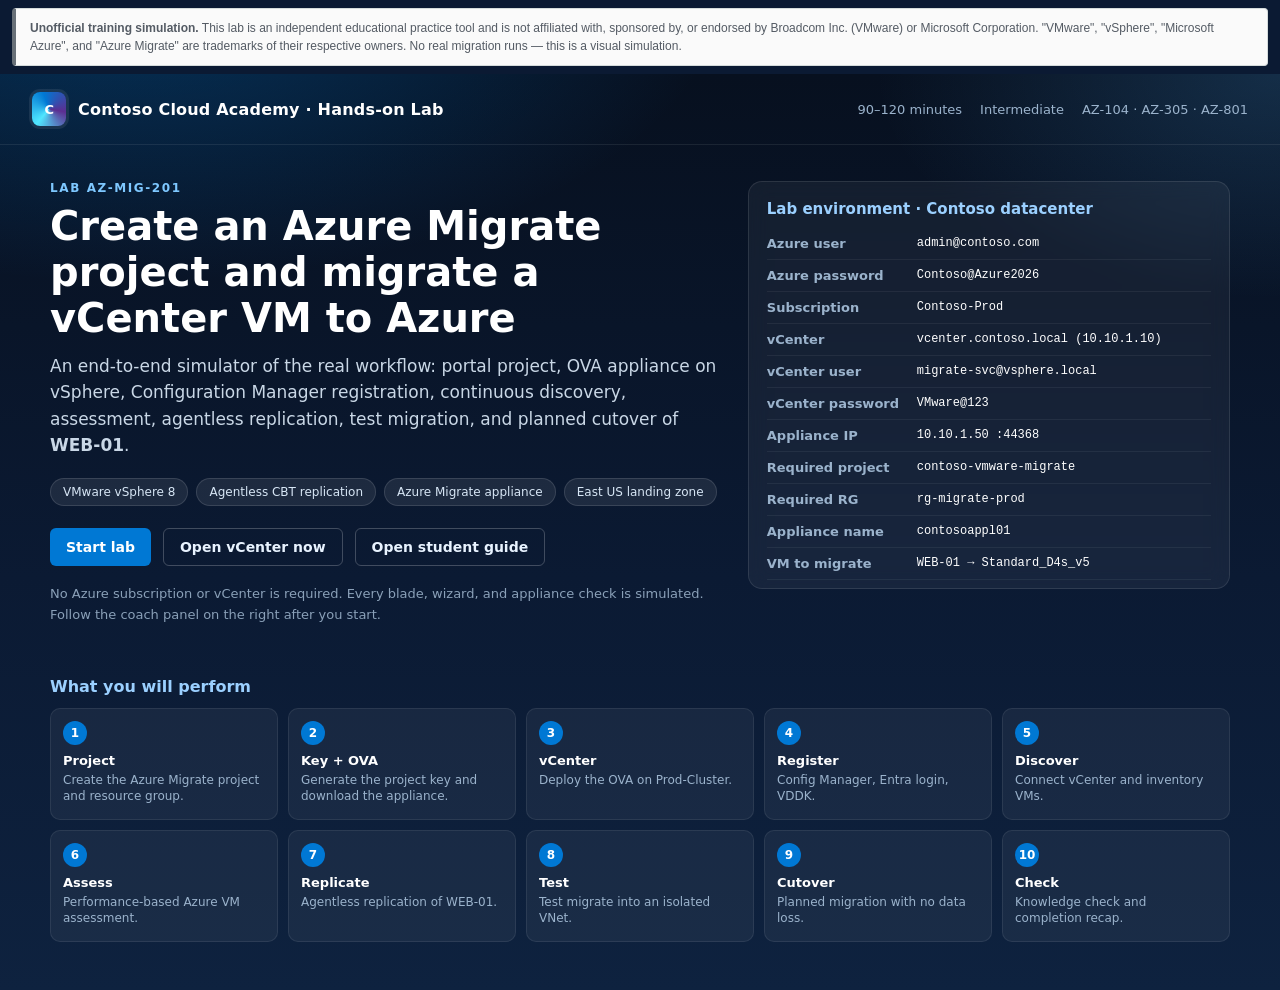
<file: index.html>
<!DOCTYPE html>
<html lang="en">
<head>
  <meta charset="UTF-8" />
  <meta name="viewport" content="width=device-width, initial-scale=1" />
  <title>AZ-MIG-201 · Azure Migrate lab simulator · Contoso</title>
  <link rel="stylesheet" href="css/lab.css" />
</head>
<body>
<div style="border:1px solid #d5dbdb;border-left:4px solid #687078;background:#fafafa;color:#545b64;font-size:12px;line-height:1.5;padding:10px 14px;border-radius:4px;margin:8px 12px;font-family:Arial,Helvetica,sans-serif"><b>Unofficial training simulation.</b> This lab is an independent educational practice tool and is not affiliated with, sponsored by, or endorsed by Broadcom Inc. (VMware) or Microsoft Corporation. "VMware", "vSphere", "Microsoft Azure", and "Azure Migrate" are trademarks of their respective owners. No real migration runs — this is a visual simulation.</div>
  <div id="app"></div>
  <script src="js/data.js"></script>
  <script src="js/app.js"></script>
</body>
</html>
</file>
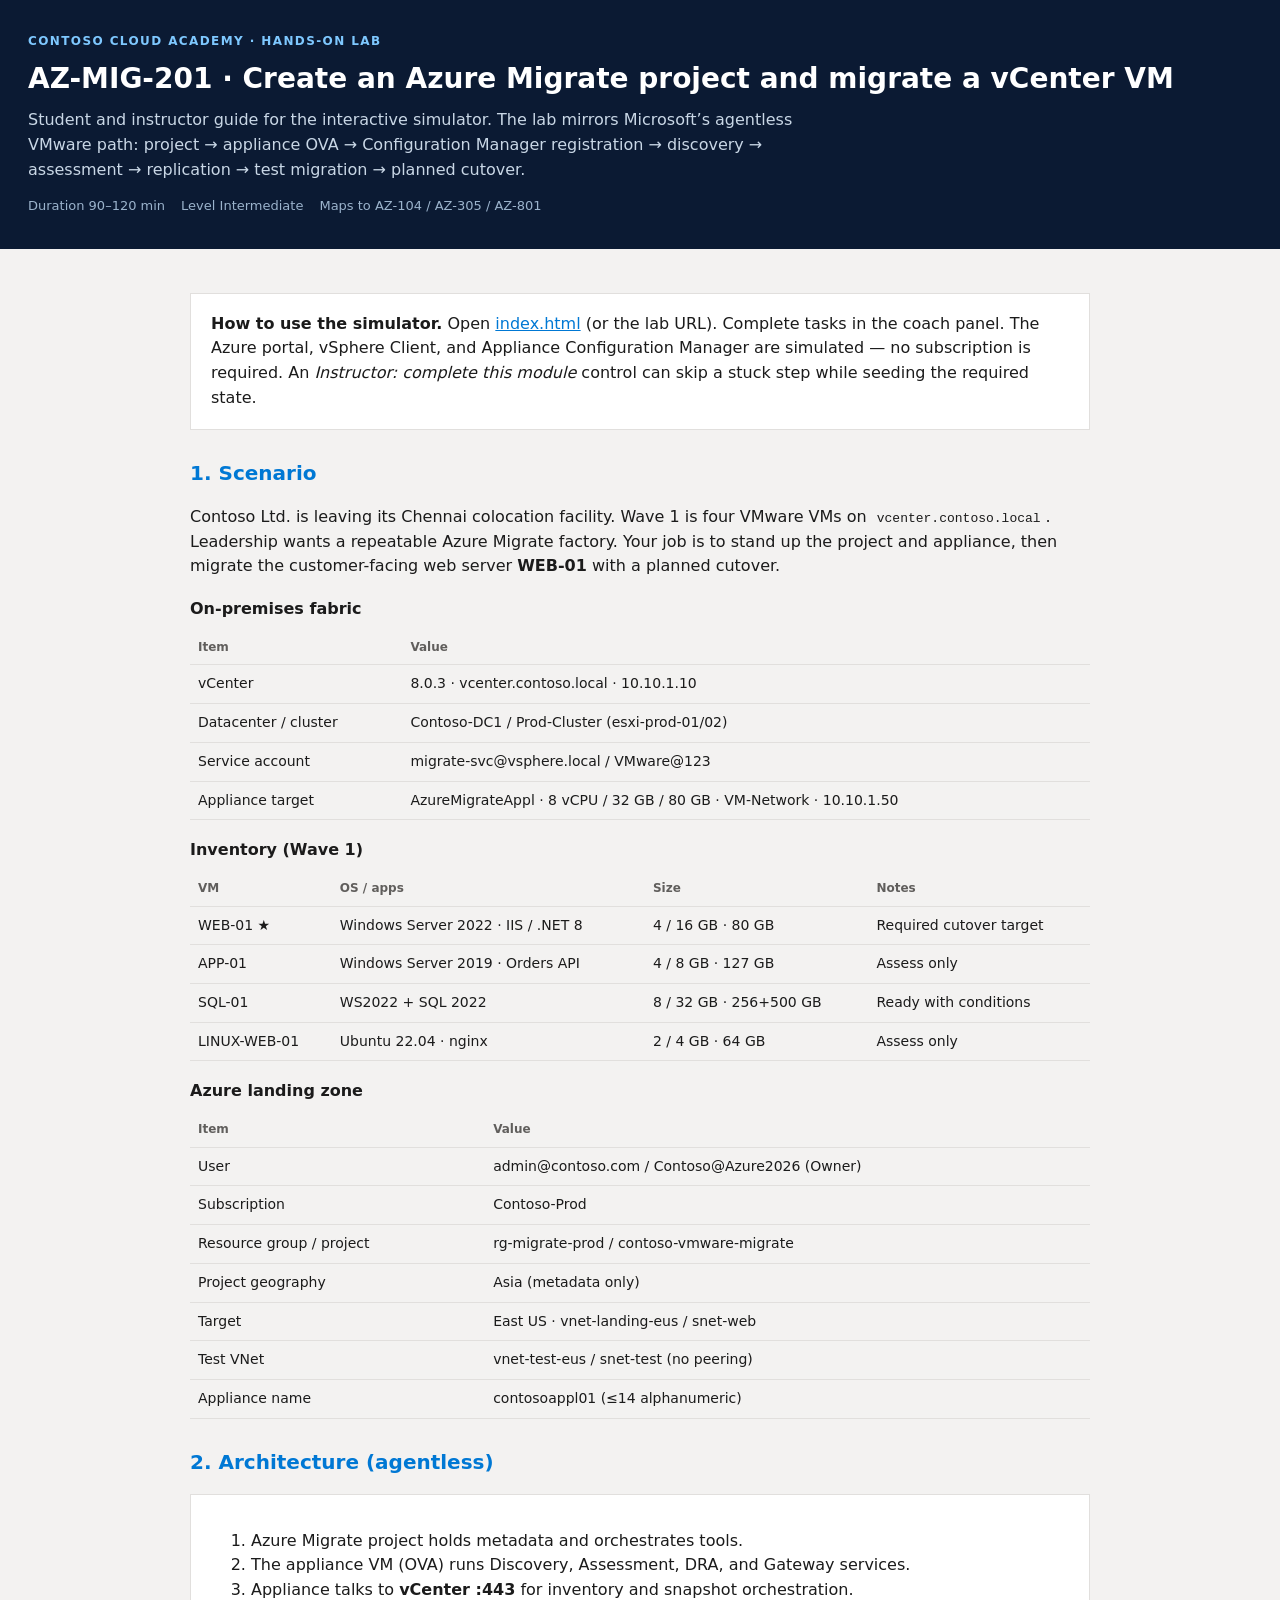
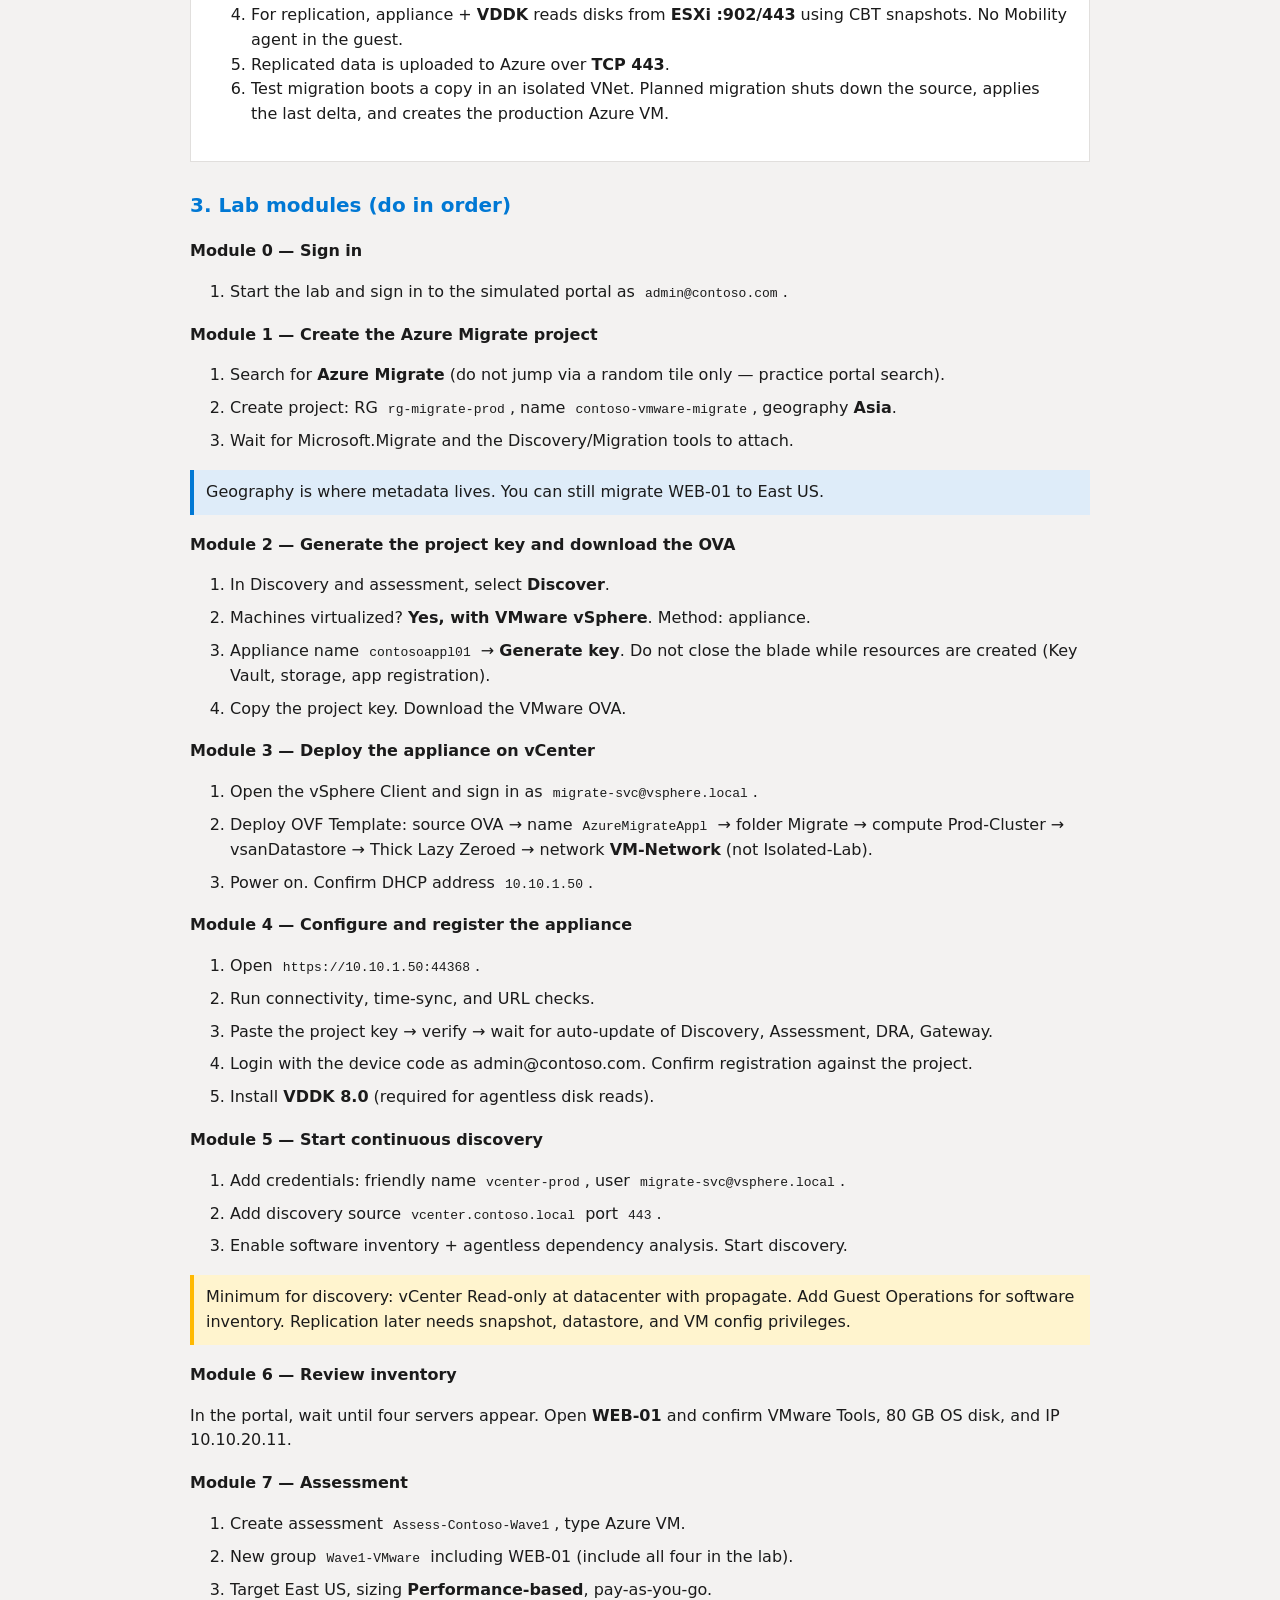
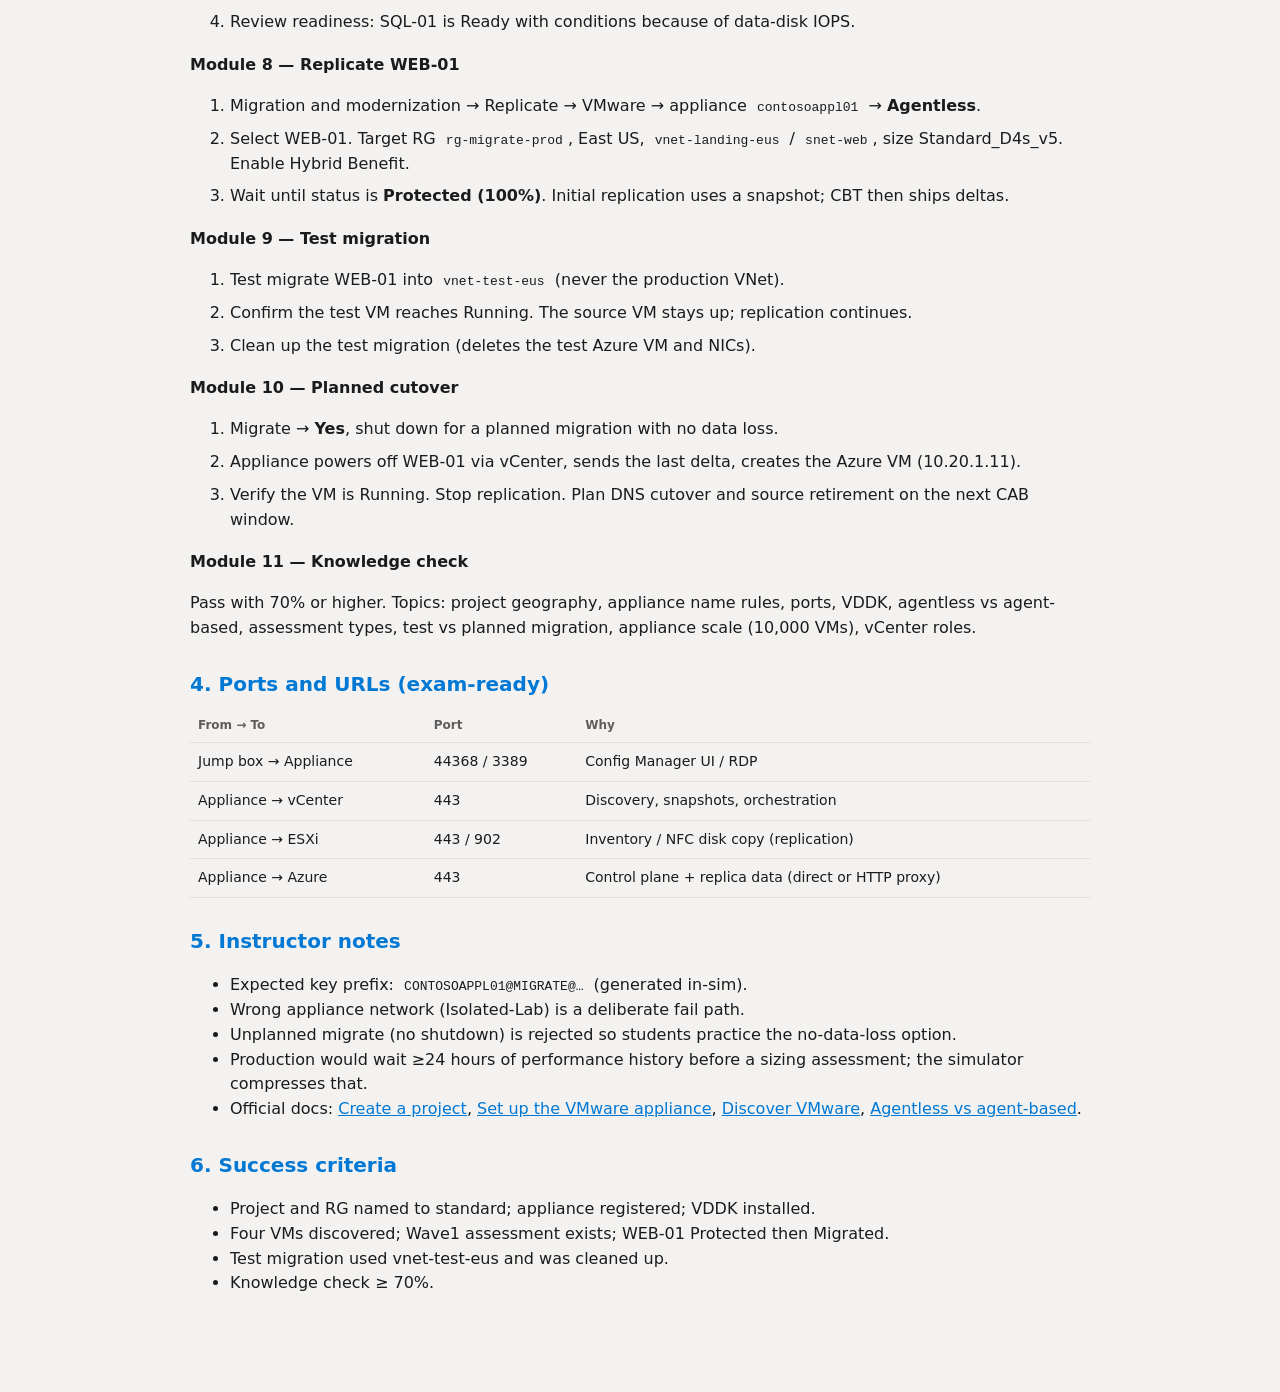
<file: lab-guide.html>
<!DOCTYPE html>
<html lang="en">
<head>
  <meta charset="UTF-8" />
  <meta name="viewport" content="width=device-width, initial-scale=1" />
  <title>AZ-MIG-201 Student Guide · Azure Migrate vCenter to Azure</title>
  <style>
    :root { --azure:#0078d4; --ink:#1b1b1b; --muted:#605e5c; --line:#e1dfdd; }
    body { font-family: "Segoe UI", system-ui, sans-serif; margin: 0; color: var(--ink); background: #f3f2f1; line-height: 1.55; }
    header { background: #0b1a33; color: #fff; padding: 32px 28px; }
    header .k { color: #7ec8ff; font-size: 12px; letter-spacing: 1.4px; text-transform: uppercase; font-weight: 700; }
    h1 { margin: 6px 0 8px; font-size: 28px; }
    header p { margin: 0; color: #c9d7e6; max-width: 820px; }
    main { max-width: 900px; margin: 0 auto; padding: 28px 20px 80px; }
    .card { background: #fff; border: 1px solid var(--line); padding: 18px 20px; margin: 16px 0; }
    h2 { color: var(--azure); font-size: 20px; margin: 28px 0 8px; }
    h3 { font-size: 16px; margin: 18px 0 8px; }
    table { width: 100%; border-collapse: collapse; font-size: 14px; }
    th, td { border-bottom: 1px solid var(--line); text-align: left; padding: 8px; vertical-align: top; }
    th { font-size: 12px; color: var(--muted); }
    code, .mono { font-family: Consolas, "Cascadia Mono", monospace; font-size: 13px; background: #f3f2f1; padding: 1px 5px; }
    .note { border-left: 4px solid var(--azure); background: #deecf9; padding: 10px 12px; }
    .warn { border-left: 4px solid #ffb900; background: #fff4ce; padding: 10px 12px; }
    ol.steps > li { margin: 8px 0; }
    .meta { display: flex; gap: 16px; flex-wrap: wrap; margin-top: 14px; font-size: 13px; color: #9bb3cc; }
    a { color: var(--azure); }
  </style>
</head>
<body>
  <header>
    <div class="k">Contoso Cloud Academy · Hands-on lab</div>
    <h1>AZ-MIG-201 · Create an Azure Migrate project and migrate a vCenter VM</h1>
    <p>Student and instructor guide for the interactive simulator. The lab mirrors Microsoft’s agentless VMware path: project → appliance OVA → Configuration Manager registration → discovery → assessment → replication → test migration → planned cutover.</p>
    <div class="meta">
      <span>Duration 90–120 min</span>
      <span>Level Intermediate</span>
      <span>Maps to AZ-104 / AZ-305 / AZ-801</span>
    </div>
  </header>
  <main>
    <div class="card">
      <strong>How to use the simulator.</strong> Open <a href="index.html">index.html</a> (or the lab URL). Complete tasks in the coach panel. The Azure portal, vSphere Client, and Appliance Configuration Manager are simulated — no subscription is required. An <em>Instructor: complete this module</em> control can skip a stuck step while seeding the required state.
    </div>

    <h2>1. Scenario</h2>
    <p>Contoso Ltd. is leaving its Chennai colocation facility. Wave 1 is four VMware VMs on <code>vcenter.contoso.local</code>. Leadership wants a repeatable Azure Migrate factory. Your job is to stand up the project and appliance, then migrate the customer-facing web server <strong>WEB-01</strong> with a planned cutover.</p>

    <h3>On-premises fabric</h3>
    <table>
      <tr><th>Item</th><th>Value</th></tr>
      <tr><td>vCenter</td><td>8.0.3 · vcenter.contoso.local · 10.10.1.10</td></tr>
      <tr><td>Datacenter / cluster</td><td>Contoso-DC1 / Prod-Cluster (esxi-prod-01/02)</td></tr>
      <tr><td>Service account</td><td>migrate-svc@vsphere.local / VMware@123</td></tr>
      <tr><td>Appliance target</td><td>AzureMigrateAppl · 8 vCPU / 32 GB / 80 GB · VM-Network · 10.10.1.50</td></tr>
    </table>

    <h3>Inventory (Wave 1)</h3>
    <table>
      <tr><th>VM</th><th>OS / apps</th><th>Size</th><th>Notes</th></tr>
      <tr><td>WEB-01 ★</td><td>Windows Server 2022 · IIS / .NET 8</td><td>4 / 16 GB · 80 GB</td><td>Required cutover target</td></tr>
      <tr><td>APP-01</td><td>Windows Server 2019 · Orders API</td><td>4 / 8 GB · 127 GB</td><td>Assess only</td></tr>
      <tr><td>SQL-01</td><td>WS2022 + SQL 2022</td><td>8 / 32 GB · 256+500 GB</td><td>Ready with conditions</td></tr>
      <tr><td>LINUX-WEB-01</td><td>Ubuntu 22.04 · nginx</td><td>2 / 4 GB · 64 GB</td><td>Assess only</td></tr>
    </table>

    <h3>Azure landing zone</h3>
    <table>
      <tr><th>Item</th><th>Value</th></tr>
      <tr><td>User</td><td>admin@contoso.com / Contoso@Azure2026 (Owner)</td></tr>
      <tr><td>Subscription</td><td>Contoso-Prod</td></tr>
      <tr><td>Resource group / project</td><td>rg-migrate-prod / contoso-vmware-migrate</td></tr>
      <tr><td>Project geography</td><td>Asia (metadata only)</td></tr>
      <tr><td>Target</td><td>East US · vnet-landing-eus / snet-web</td></tr>
      <tr><td>Test VNet</td><td>vnet-test-eus / snet-test (no peering)</td></tr>
      <tr><td>Appliance name</td><td>contosoappl01 (≤14 alphanumeric)</td></tr>
    </table>

    <h2>2. Architecture (agentless)</h2>
    <div class="card">
      <ol>
        <li>Azure Migrate project holds metadata and orchestrates tools.</li>
        <li>The appliance VM (OVA) runs Discovery, Assessment, DRA, and Gateway services.</li>
        <li>Appliance talks to <strong>vCenter :443</strong> for inventory and snapshot orchestration.</li>
        <li>For replication, appliance + <strong>VDDK</strong> reads disks from <strong>ESXi :902/443</strong> using CBT snapshots. No Mobility agent in the guest.</li>
        <li>Replicated data is uploaded to Azure over <strong>TCP 443</strong>.</li>
        <li>Test migration boots a copy in an isolated VNet. Planned migration shuts down the source, applies the last delta, and creates the production Azure VM.</li>
      </ol>
    </div>

    <h2>3. Lab modules (do in order)</h2>
    <h3>Module 0 — Sign in</h3>
    <ol class="steps">
      <li>Start the lab and sign in to the simulated portal as <code>admin@contoso.com</code>.</li>
    </ol>

    <h3>Module 1 — Create the Azure Migrate project</h3>
    <ol class="steps">
      <li>Search for <strong>Azure Migrate</strong> (do not jump via a random tile only — practice portal search).</li>
      <li>Create project: RG <code>rg-migrate-prod</code>, name <code>contoso-vmware-migrate</code>, geography <strong>Asia</strong>.</li>
      <li>Wait for Microsoft.Migrate and the Discovery/Migration tools to attach.</li>
    </ol>
    <div class="note">Geography is where metadata lives. You can still migrate WEB-01 to East US.</div>

    <h3>Module 2 — Generate the project key and download the OVA</h3>
    <ol class="steps">
      <li>In Discovery and assessment, select <strong>Discover</strong>.</li>
      <li>Machines virtualized? <strong>Yes, with VMware vSphere</strong>. Method: appliance.</li>
      <li>Appliance name <code>contosoappl01</code> → <strong>Generate key</strong>. Do not close the blade while resources are created (Key Vault, storage, app registration).</li>
      <li>Copy the project key. Download the VMware OVA.</li>
    </ol>

    <h3>Module 3 — Deploy the appliance on vCenter</h3>
    <ol class="steps">
      <li>Open the vSphere Client and sign in as <code>migrate-svc@vsphere.local</code>.</li>
      <li>Deploy OVF Template: source OVA → name <code>AzureMigrateAppl</code> → folder Migrate → compute Prod-Cluster → vsanDatastore → Thick Lazy Zeroed → network <strong>VM-Network</strong> (not Isolated-Lab).</li>
      <li>Power on. Confirm DHCP address <code>10.10.1.50</code>.</li>
    </ol>

    <h3>Module 4 — Configure and register the appliance</h3>
    <ol class="steps">
      <li>Open <code>https://10.10.1.50:44368</code>.</li>
      <li>Run connectivity, time-sync, and URL checks.</li>
      <li>Paste the project key → verify → wait for auto-update of Discovery, Assessment, DRA, Gateway.</li>
      <li>Login with the device code as admin@contoso.com. Confirm registration against the project.</li>
      <li>Install <strong>VDDK 8.0</strong> (required for agentless disk reads).</li>
    </ol>

    <h3>Module 5 — Start continuous discovery</h3>
    <ol class="steps">
      <li>Add credentials: friendly name <code>vcenter-prod</code>, user <code>migrate-svc@vsphere.local</code>.</li>
      <li>Add discovery source <code>vcenter.contoso.local</code> port <code>443</code>.</li>
      <li>Enable software inventory + agentless dependency analysis. Start discovery.</li>
    </ol>
    <div class="warn">Minimum for discovery: vCenter Read-only at datacenter with propagate. Add Guest Operations for software inventory. Replication later needs snapshot, datastore, and VM config privileges.</div>

    <h3>Module 6 — Review inventory</h3>
    <p>In the portal, wait until four servers appear. Open <strong>WEB-01</strong> and confirm VMware Tools, 80 GB OS disk, and IP 10.10.20.11.</p>

    <h3>Module 7 — Assessment</h3>
    <ol class="steps">
      <li>Create assessment <code>Assess-Contoso-Wave1</code>, type Azure VM.</li>
      <li>New group <code>Wave1-VMware</code> including WEB-01 (include all four in the lab).</li>
      <li>Target East US, sizing <strong>Performance-based</strong>, pay-as-you-go.</li>
      <li>Review readiness: SQL-01 is Ready with conditions because of data-disk IOPS.</li>
    </ol>

    <h3>Module 8 — Replicate WEB-01</h3>
    <ol class="steps">
      <li>Migration and modernization → Replicate → VMware → appliance <code>contosoappl01</code> → <strong>Agentless</strong>.</li>
      <li>Select WEB-01. Target RG <code>rg-migrate-prod</code>, East US, <code>vnet-landing-eus</code> / <code>snet-web</code>, size Standard_D4s_v5. Enable Hybrid Benefit.</li>
      <li>Wait until status is <strong>Protected (100%)</strong>. Initial replication uses a snapshot; CBT then ships deltas.</li>
    </ol>

    <h3>Module 9 — Test migration</h3>
    <ol class="steps">
      <li>Test migrate WEB-01 into <code>vnet-test-eus</code> (never the production VNet).</li>
      <li>Confirm the test VM reaches Running. The source VM stays up; replication continues.</li>
      <li>Clean up the test migration (deletes the test Azure VM and NICs).</li>
    </ol>

    <h3>Module 10 — Planned cutover</h3>
    <ol class="steps">
      <li>Migrate → <strong>Yes</strong>, shut down for a planned migration with no data loss.</li>
      <li>Appliance powers off WEB-01 via vCenter, sends the last delta, creates the Azure VM (10.20.1.11).</li>
      <li>Verify the VM is Running. Stop replication. Plan DNS cutover and source retirement on the next CAB window.</li>
    </ol>

    <h3>Module 11 — Knowledge check</h3>
    <p>Pass with 70% or higher. Topics: project geography, appliance name rules, ports, VDDK, agentless vs agent-based, assessment types, test vs planned migration, appliance scale (10,000 VMs), vCenter roles.</p>

    <h2>4. Ports and URLs (exam-ready)</h2>
    <table>
      <tr><th>From → To</th><th>Port</th><th>Why</th></tr>
      <tr><td>Jump box → Appliance</td><td>44368 / 3389</td><td>Config Manager UI / RDP</td></tr>
      <tr><td>Appliance → vCenter</td><td>443</td><td>Discovery, snapshots, orchestration</td></tr>
      <tr><td>Appliance → ESXi</td><td>443 / 902</td><td>Inventory / NFC disk copy (replication)</td></tr>
      <tr><td>Appliance → Azure</td><td>443</td><td>Control plane + replica data (direct or HTTP proxy)</td></tr>
    </table>

    <h2>5. Instructor notes</h2>
    <ul>
      <li>Expected key prefix: <code>CONTOSOAPPL01@MIGRATE@…</code> (generated in-sim).</li>
      <li>Wrong appliance network (Isolated-Lab) is a deliberate fail path.</li>
      <li>Unplanned migrate (no shutdown) is rejected so students practice the no-data-loss option.</li>
      <li>Production would wait ≥24 hours of performance history before a sizing assessment; the simulator compresses that.</li>
      <li>Official docs: <a href="https://learn.microsoft.com/en-us/azure/migrate/create-manage-projects">Create a project</a>, <a href="https://learn.microsoft.com/en-us/azure/migrate/vmware/how-to-set-up-appliance-vmware">Set up the VMware appliance</a>, <a href="https://learn.microsoft.com/en-us/azure/migrate/tutorial-discover-vmware">Discover VMware</a>, <a href="https://learn.microsoft.com/en-us/azure/migrate/server-migrate-overview">Agentless vs agent-based</a>.</li>
    </ul>

    <h2>6. Success criteria</h2>
    <ul>
      <li>Project and RG named to standard; appliance registered; VDDK installed.</li>
      <li>Four VMs discovered; Wave1 assessment exists; WEB-01 Protected then Migrated.</li>
      <li>Test migration used vnet-test-eus and was cleaned up.</li>
      <li>Knowledge check ≥ 70%.</li>
    </ul>
  </main>
</body>
</html>
</file>
<file: css/lab.css>
:root {
  --azure: #0078d4;
  --azure-dark: #005a9e;
  --azure-deep: #004578;
  --azure-light: #deecf9;
  --azure-hover: #106ebe;
  --navy: #0b1a33;
  --navy-2: #132337;
  --ink: #1b1b1b;
  --muted: #605e5c;
  --line: #edebe9;
  --line-2: #d2d0ce;
  --bg: #f3f2f1;
  --panel: #ffffff;
  --ok: #107c10;
  --ok-bg: #dff6dd;
  --warn: #8a6116;
  --warn-bg: #fff4ce;
  --err: #d13438;
  --err-bg: #fde7e9;
  --info: #004578;
  --shadow: 0 8px 24px rgba(11, 26, 51, 0.12);
  --radius: 8px;
  --mono: "Cascadia Mono", "Consolas", "SFMono-Regular", ui-monospace, monospace;
  --sans: "Segoe UI", "Segoe UI Variable", system-ui, -apple-system, sans-serif;
}

* { box-sizing: border-box; }
html, body { margin: 0; height: 100%; background: var(--navy); color: var(--ink); font-family: var(--sans); }
button, input, select, textarea { font-family: inherit; }
button { cursor: pointer; }
img { max-width: 100%; }
.hidden { display: none !important; }

/* ========== SPLASH / BRIEFING ========== */
.splash {
  min-height: 100%;
  background:
    radial-gradient(1200px 600px at 10% -10%, rgba(0,120,212,.35), transparent 50%),
    radial-gradient(900px 500px at 100% 0%, rgba(80,180,255,.18), transparent 45%),
    linear-gradient(180deg, #07101f 0%, #0b1a33 55%, #0e223f 100%);
  color: #fff;
  display: flex;
  flex-direction: column;
}
.splash-top {
  display: flex;
  align-items: center;
  justify-content: space-between;
  padding: 18px 32px;
  border-bottom: 1px solid rgba(255,255,255,.08);
}
.brand { display: flex; align-items: center; gap: 12px; font-weight: 600; letter-spacing: .2px; }
.brand-mark {
  width: 34px; height: 34px; border-radius: 8px;
  background: conic-gradient(from 220deg, #50e6ff, #0078d4, #5c2e91, #50e6ff);
  display: grid; place-items: center;
  box-shadow: 0 0 0 3px rgba(255,255,255,.08);
  color: #fff; font-weight: 800; font-size: 14px;
}
.brand-mark span { font-size: 13px; letter-spacing: -0.4px; }
.splash-meta { color: #9bb3cc; font-size: 13px; display: flex; gap: 18px; }
.splash-hero {
  width: min(1180px, calc(100% - 48px));
  margin: 36px auto 24px;
  display: grid;
  grid-template-columns: 1.25fr .9fr;
  gap: 28px;
  align-items: start;
}
.kicker {
  color: #7ec8ff;
  font-size: 12px;
  font-weight: 700;
  letter-spacing: 1.6px;
  text-transform: uppercase;
}
.splash h1 { font-size: 40px; line-height: 1.15; margin: 8px 0 12px; font-weight: 700; }
.lede { color: #c9d7e6; font-size: 17px; line-height: 1.55; margin: 0 0 20px; }
.chip-row { display: flex; flex-wrap: wrap; gap: 8px; margin-bottom: 22px; }
.chip {
  background: rgba(255,255,255,.08);
  border: 1px solid rgba(255,255,255,.12);
  border-radius: 999px;
  padding: 6px 12px;
  font-size: 12px;
  color: #d7e6f5;
}
.cta-row { display: flex; gap: 12px; flex-wrap: wrap; }
.btn {
  border: 0;
  border-radius: 6px;
  padding: 10px 16px;
  font-size: 14px;
  font-weight: 600;
  display: inline-flex;
  align-items: center;
  gap: 8px;
}
.btn-primary { background: var(--azure); color: #fff; }
.btn-primary:hover { background: var(--azure-hover); }
.btn-ghost { background: transparent; color: #e8f3ff; border: 1px solid rgba(255,255,255,.22); }
.btn-ghost:hover { background: rgba(255,255,255,.06); }
.btn-ok { background: var(--ok); color: #fff; }
.btn-danger { background: var(--err); color: #fff; }
.btn-sm { padding: 6px 12px; font-size: 13px; }
.btn:disabled { opacity: .5; cursor: not-allowed; }

.brief-card {
  background: rgba(255,255,255,.05);
  border: 1px solid rgba(255,255,255,.1);
  border-radius: 14px;
  padding: 18px 18px 8px;
  backdrop-filter: blur(10px);
}
.brief-card h3 { margin: 0 0 10px; font-size: 15px; color: #9bd0ff; }
.env-row {
  display: grid;
  grid-template-columns: 140px 1fr;
  gap: 6px 10px;
  font-size: 13px;
  padding: 8px 0;
  border-bottom: 1px solid rgba(255,255,255,.06);
}
.env-row b { color: #9bb3cc; font-weight: 600; }
.env-row span { color: #fff; font-family: var(--mono); font-size: 12px; }

.modules {
  width: min(1180px, calc(100% - 48px));
  margin: 8px auto 48px;
}
.modules h2 { font-size: 16px; margin: 0 0 12px; color: #9bd0ff; }
.mod-grid {
  display: grid;
  grid-template-columns: repeat(5, 1fr);
  gap: 10px;
}
.mod {
  background: rgba(255,255,255,.05);
  border: 1px solid rgba(255,255,255,.08);
  border-radius: 10px;
  padding: 12px;
  min-height: 112px;
}
.mod .n {
  width: 24px; height: 24px; border-radius: 50%;
  background: var(--azure); color: #fff; display: grid; place-items: center;
  font-size: 12px; font-weight: 700; margin-bottom: 8px;
}
.mod h4 { margin: 0 0 4px; font-size: 13px; }
.mod p { margin: 0; color: #9bb3cc; font-size: 12px; line-height: 1.4; }

/* ========== LAB SHELL ========== */
.lab {
  height: 100%;
  display: grid;
  grid-template-rows: 52px 1fr;
  background: #0a1628;
}
.lab-bar {
  background: #07111f;
  border-bottom: 1px solid rgba(255,255,255,.08);
  display: flex;
  align-items: center;
  justify-content: space-between;
  padding: 0 14px;
  color: #fff;
}
.lab-bar-left, .lab-bar-right { display: flex; align-items: center; gap: 12px; }
.lab-title { font-size: 13px; font-weight: 600; }
.lab-title small { display: block; color: #8aa0b8; font-weight: 500; font-size: 11px; }
.stat {
  background: rgba(255,255,255,.06);
  border: 1px solid rgba(255,255,255,.08);
  border-radius: 6px;
  padding: 4px 10px;
  font-size: 12px;
  color: #d5e4f3;
}
.stat strong { color: #7ec8ff; }
.workspace {
  display: grid;
  grid-template-columns: 280px 1fr 320px;
  min-height: 0;
}
.nav {
  background: #0d1b2e;
  border-right: 1px solid rgba(255,255,255,.07);
  overflow: auto;
  padding: 12px 10px 24px;
}
.nav h3 {
  color: #7a93ad;
  font-size: 11px;
  letter-spacing: 1px;
  text-transform: uppercase;
  margin: 8px 8px 8px;
}
.step {
  width: 100%;
  text-align: left;
  background: transparent;
  border: 0;
  color: #c5d4e3;
  border-radius: 8px;
  padding: 9px 10px;
  display: grid;
  grid-template-columns: 22px 1fr;
  gap: 8px;
  align-items: start;
  margin-bottom: 2px;
}
.step:hover { background: rgba(255,255,255,.05); }
.step.active { background: rgba(0,120,212,.22); color: #fff; }
.step.locked { opacity: .45; cursor: not-allowed; }
.step .dot {
  width: 18px; height: 18px; border-radius: 50%;
  border: 2px solid #5b738c; margin-top: 1px;
  display: grid; place-items: center; font-size: 10px; color: #fff;
}
.step.done .dot { background: var(--ok); border-color: var(--ok); }
.step.active .dot { border-color: #7ec8ff; background: var(--azure); }
.step .st { font-size: 13px; font-weight: 600; }
.step .ss { font-size: 11px; color: #8aa0b8; margin-top: 2px; }

.canvas {
  min-width: 0;
  min-height: 0;
  background: #1a1a1a;
  display: flex;
  flex-direction: column;
}
.sim-chrome {
  height: 34px;
  background: #2b2b2b;
  display: flex;
  align-items: center;
  gap: 8px;
  padding: 0 10px;
  color: #ddd;
  font-size: 12px;
}
.traffic { display: flex; gap: 6px; }
.traffic i { width: 10px; height: 10px; border-radius: 50%; display: block; }
.traffic .r { background: #ff5f57; }
.traffic .y { background: #febc2e; }
.traffic .g { background: #28c840; }
.urlbar {
  flex: 1;
  background: #1f1f1f;
  border: 1px solid #3a3a3a;
  border-radius: 4px;
  padding: 3px 8px;
  color: #cfcfcf;
  font-family: var(--mono);
  font-size: 11px;
  overflow: hidden;
  white-space: nowrap;
}
.sim-body {
  flex: 1;
  min-height: 0;
  overflow: auto;
  background: var(--bg);
  position: relative;
}

.coach {
  background: #0d1b2e;
  border-left: 1px solid rgba(255,255,255,.07);
  color: #e8f0f7;
  display: flex;
  flex-direction: column;
  min-height: 0;
}
.coach-head {
  padding: 14px 14px 10px;
  border-bottom: 1px solid rgba(255,255,255,.07);
}
.coach-head .tag {
  font-size: 11px;
  color: #7ec8ff;
  font-weight: 700;
  letter-spacing: .8px;
  text-transform: uppercase;
}
.coach-head h2 { margin: 4px 0 6px; font-size: 16px; }
.coach-head p { margin: 0; color: #9bb3cc; font-size: 13px; line-height: 1.45; }
.tasks { padding: 12px 14px; overflow: auto; flex: 1; }
.task {
  display: grid;
  grid-template-columns: 18px 1fr;
  gap: 8px;
  font-size: 13px;
  padding: 8px 0;
  border-bottom: 1px solid rgba(255,255,255,.06);
  color: #d5e4f3;
}
.task .box {
  width: 16px; height: 16px; border-radius: 3px;
  border: 2px solid #6d849c; margin-top: 1px;
}
.task.done { color: #b7e0b7; }
.task.done .box { background: var(--ok); border-color: var(--ok); position: relative; }
.task.done .box::after {
  content: ""; position: absolute; left: 3px; top: 0;
  width: 5px; height: 9px; border: solid #fff; border-width: 0 2px 2px 0; transform: rotate(45deg);
}
.hint {
  margin: 12px 14px;
  background: rgba(0,120,212,.12);
  border: 1px solid rgba(126,200,255,.25);
  border-radius: 8px;
  padding: 10px 12px;
  font-size: 12px;
  color: #cfe6f8;
  line-height: 1.45;
}
.hint strong { color: #7ec8ff; }
.coach-actions {
  padding: 12px 14px 16px;
  display: flex;
  flex-direction: column;
  gap: 8px;
  border-top: 1px solid rgba(255,255,255,.07);
}

/* ========== AZURE PORTAL ========== */
.portal { min-height: 100%; background: #f3f2f1; }
.az-top {
  height: 48px;
  background: #0078d4;
  color: #fff;
  display: flex;
  align-items: center;
  padding: 0 10px;
  gap: 10px;
}
.az-hamb { width: 32px; height: 32px; border: 0; background: transparent; color: #fff; font-size: 18px; }
.az-logo { display: flex; align-items: center; gap: 8px; font-weight: 600; font-size: 15px; }
.az-search {
  flex: 1;
  max-width: 560px;
  background: #106ebe;
  border: 1px solid rgba(255,255,255,.25);
  border-radius: 2px;
  display: flex;
  align-items: center;
  padding: 0 10px;
  height: 32px;
}
.az-search input {
  flex: 1; border: 0; background: transparent; color: #fff; outline: none; font-size: 13px;
}
.az-search input::placeholder { color: rgba(255,255,255,.75); }
.az-right { margin-left: auto; display: flex; align-items: center; gap: 14px; font-size: 12px; }
.az-avatar {
  width: 26px; height: 26px; border-radius: 50%; background: #ca5010;
  display: grid; place-items: center; font-weight: 700; font-size: 12px;
}
.az-shell { display: grid; grid-template-columns: 52px 1fr; min-height: calc(100% - 48px); }
.az-rail {
  background: #faf9f8;
  border-right: 1px solid #e1dfdd;
  padding-top: 8px;
}
.az-rail button {
  width: 100%; height: 48px; border: 0; background: transparent; color: #323130; font-size: 16px;
}
.az-rail button:hover, .az-rail button.on { background: #edebe9; }
.az-main { padding: 16px 22px 40px; }
.crumb { color: #605e5c; font-size: 12px; margin-bottom: 8px; }
.az-main h1 { margin: 0 0 6px; font-size: 26px; font-weight: 600; }
.sub { color: #605e5c; font-size: 13px; margin: 0 0 18px; }

.card {
  background: #fff;
  border: 1px solid #e1dfdd;
  border-radius: 2px;
  box-shadow: 0 1.6px 3.6px rgba(0,0,0,.05);
}
.card-h {
  padding: 12px 16px;
  border-bottom: 1px solid #edebe9;
  display: flex; align-items: center; justify-content: space-between;
  font-weight: 600;
}
.card-b { padding: 16px; }
.grid-2 { display: grid; grid-template-columns: 1fr 1fr; gap: 16px; }
.kpi {
  background: #fff; border: 1px solid #e1dfdd; padding: 14px 16px; border-radius: 2px;
}
.kpi .l { color: #605e5c; font-size: 12px; }
.kpi .v { font-size: 22px; font-weight: 600; margin-top: 4px; }
.kpi .v.az { color: var(--azure); }

.form-row { margin-bottom: 14px; }
.form-row label { display: block; font-size: 13px; font-weight: 600; margin-bottom: 6px; }
.form-row .help { font-weight: 400; color: #605e5c; font-size: 12px; }
.req::after { content: " *"; color: #a4262c; }
input[type="text"], input[type="password"], input[type="search"], select, textarea {
  width: 100%;
  height: 32px;
  border: 1px solid #8a8886;
  border-radius: 2px;
  padding: 0 8px;
  font-size: 14px;
  background: #fff;
}
textarea { height: auto; padding: 8px; min-height: 72px; }
input:focus, select:focus, textarea:focus { outline: 1px solid var(--azure); border-color: var(--azure); }
.inline { display: flex; gap: 8px; align-items: center; }
.radio, .check { display: flex; align-items: flex-start; gap: 8px; font-size: 13px; margin: 8px 0; }
.note {
  background: #f3f2f1; border-left: 4px solid var(--azure); padding: 10px 12px; font-size: 13px; color: #323130;
}
.warnbox { background: var(--warn-bg); border-left: 4px solid #ffb900; padding: 10px 12px; font-size: 13px; }
.okbox { background: var(--ok-bg); border-left: 4px solid var(--ok); padding: 10px 12px; font-size: 13px; }
.errbox { background: var(--err-bg); border-left: 4px solid var(--err); padding: 10px 12px; font-size: 13px; }

.table { width: 100%; border-collapse: collapse; font-size: 13px; }
.table th { text-align: left; font-weight: 600; border-bottom: 1px solid #e1dfdd; padding: 8px; color: #323130; }
.table td { border-bottom: 1px solid #edebe9; padding: 8px; vertical-align: middle; }
.table tr:hover td { background: #faf9f8; }
.badge {
  display: inline-flex; align-items: center; gap: 4px;
  border-radius: 2px; padding: 2px 8px; font-size: 12px; font-weight: 600;
}
.badge-ok { background: var(--ok-bg); color: var(--ok); }
.badge-info { background: var(--azure-light); color: var(--azure-deep); }
.badge-warn { background: var(--warn-bg); color: var(--warn); }
.badge-err { background: var(--err-bg); color: var(--err); }
.badge-muted { background: #f3f2f1; color: #605e5c; }

.blade {
  position: absolute; inset: 0;
  background: rgba(0,0,0,.35);
  display: flex; justify-content: flex-end;
}
.blade-p {
  width: min(720px, 100%);
  background: #fff;
  height: 100%;
  box-shadow: -8px 0 24px rgba(0,0,0,.18);
  display: flex; flex-direction: column;
}
.blade-h {
  padding: 16px 20px 12px;
  border-bottom: 1px solid #edebe9;
}
.blade-h h2 { margin: 0; font-size: 20px; }
.blade-b { padding: 16px 20px; overflow: auto; flex: 1; }
.blade-f {
  padding: 12px 20px;
  border-top: 1px solid #edebe9;
  display: flex; gap: 8px; justify-content: flex-end;
}

.keybox {
  background: #faf9f8;
  border: 1px dashed #8a8886;
  padding: 10px 12px;
  font-family: var(--mono);
  font-size: 12px;
  word-break: break-all;
  user-select: all;
}

.progress {
  height: 6px; background: #edebe9; border-radius: 99px; overflow: hidden;
}
.progress > i { display: block; height: 100%; background: var(--azure); width: 0; transition: width .4s ease; }
.progress.ok > i { background: var(--ok); }

/* Search results */
.search-dd {
  position: absolute; top: 48px; left: 180px; width: 520px;
  background: #fff; border: 1px solid #e1dfdd; box-shadow: var(--shadow); z-index: 20;
}
.search-dd button {
  width: 100%; text-align: left; border: 0; background: #fff; padding: 10px 14px; display: flex; gap: 10px;
}
.search-dd button:hover { background: #f3f2f1; }
.search-dd .t { font-weight: 600; font-size: 13px; }
.search-dd .d { font-size: 12px; color: #605e5c; }

/* ========== VSPHERE ========== */
.vc {
  min-height: 100%;
  background: #1b1e23;
  color: #e8eaed;
}
.vc-top {
  height: 44px; background: #111317; display: flex; align-items: center; padding: 0 12px; gap: 12px;
  border-bottom: 1px solid #2c313a;
}
.vc-logo { color: #67c2ff; font-weight: 700; letter-spacing: .3px; }
.vc-tabs { display: flex; gap: 4px; }
.vc-tabs span { padding: 6px 10px; font-size: 12px; color: #b8c0cc; border-radius: 4px; }
.vc-tabs .on { background: #243044; color: #fff; }
.vc-body { display: grid; grid-template-columns: 240px 1fr; min-height: calc(100% - 44px); }
.vc-tree { background: #16181d; border-right: 1px solid #2c313a; padding: 10px; font-size: 13px; }
.tree-item { padding: 5px 8px; border-radius: 4px; cursor: pointer; }
.tree-item:hover, .tree-item.on { background: #243044; }
.tree-item .ind { color: #8b95a5; }
.vc-main { padding: 14px 16px; }
.vc-main h2 { margin: 0 0 12px; font-size: 18px; }
.wiz {
  background: #22262e; border: 1px solid #343b48; border-radius: 6px; overflow: hidden;
}
.wiz-h { padding: 12px 16px; background: #1a1e26; border-bottom: 1px solid #343b48; font-weight: 600; }
.wiz-steps { display: flex; gap: 0; background: #1a1e26; padding: 0 8px; overflow: auto; }
.wiz-steps span {
  padding: 8px 10px; font-size: 11px; color: #8b95a5; white-space: nowrap; border-bottom: 2px solid transparent;
}
.wiz-steps .on { color: #67c2ff; border-bottom-color: #67c2ff; }
.wiz-steps .done { color: #6dde7a; }
.wiz-b { padding: 16px; }
.vc input, .vc select {
  background: #111317; color: #e8eaed; border-color: #4a5260;
}
.vc label { color: #c5ccd6; }

/* ========== APPLIANCE ========== */
.appm { min-height: 100%; background: #f8f9fb; }
.appm-top {
  height: 56px; background: #fff; border-bottom: 1px solid #e1dfdd;
  display: flex; align-items: center; padding: 0 18px; gap: 12px;
}
.appm-top .ms { font-weight: 700; color: var(--azure); }
.appm-layout { display: grid; grid-template-columns: 260px 1fr; min-height: calc(100% - 56px); }
.appm-side { background: #fff; border-right: 1px solid #edebe9; padding: 16px 12px; }
.appm-side .s {
  padding: 10px 10px; border-radius: 6px; font-size: 13px; color: #323130; margin-bottom: 4px;
  display: flex; gap: 8px; align-items: center;
}
.appm-side .s.on { background: var(--azure-light); color: var(--azure-deep); font-weight: 600; }
.appm-side .s.done { color: var(--ok); }
.appm-main { padding: 20px 24px 40px; }
.check-row {
  display: flex; align-items: center; justify-content: space-between;
  padding: 10px 0; border-bottom: 1px solid #edebe9; font-size: 13px;
}
.spin {
  width: 14px; height: 14px; border: 2px solid #c8c6c4; border-top-color: var(--azure);
  border-radius: 50%; animation: spin .7s linear infinite; display: inline-block;
}
@keyframes spin { to { transform: rotate(360deg); } }

/* ========== QUIZ / COMPLETE ========== */
.quiz { padding: 20px; }
.qcard { background: #fff; border: 1px solid #e1dfdd; padding: 16px; margin-bottom: 12px; }
.qcard h4 { margin: 0 0 10px; font-size: 14px; }
.qopt {
  display: block; width: 100%; text-align: left; background: #fff; border: 1px solid #d2d0ce;
  padding: 8px 10px; margin-bottom: 6px; border-radius: 4px; font-size: 13px;
}
.qopt:hover { border-color: var(--azure); }
.qopt.sel { border-color: var(--azure); background: var(--azure-light); }
.qopt.good { border-color: var(--ok); background: var(--ok-bg); }
.qopt.bad { border-color: var(--err); background: var(--err-bg); }

.cert {
  min-height: 100%;
  background: linear-gradient(180deg, #0b1a33, #123055);
  color: #fff;
  display: grid;
  place-items: center;
  padding: 32px 16px;
}
.cert-card {
  width: min(760px, 100%);
  background: #fff;
  color: #1b1b1b;
  border-radius: 12px;
  padding: 32px;
  box-shadow: var(--shadow);
  border-top: 8px solid var(--azure);
}
.cert-card h1 { margin: 8px 0 4px; }
.score-ring { font-size: 48px; font-weight: 700; color: var(--azure); }

/* toast */
.toast {
  position: fixed; right: 18px; bottom: 18px; z-index: 50;
  background: #323130; color: #fff; padding: 10px 14px; border-radius: 6px;
  font-size: 13px; box-shadow: var(--shadow); max-width: 360px;
}
.toast.ok { background: #0b6a0b; }
.toast.err { background: #a4262c; }

.login-wrap {
  min-height: 100%;
  display: grid; place-items: center;
  background: linear-gradient(180deg, #f2f2f2, #e6e6e6);
}
.ms-login {
  width: 440px; background: #fff; padding: 36px 40px 28px; box-shadow: 0 2px 6px rgba(0,0,0,.2);
}
.ms-login h2 { margin: 18px 0 16px; font-weight: 600; font-size: 24px; }
.link { color: var(--azure); background: none; border: 0; padding: 0; font-size: 13px; }

.modal-mini {
  position: absolute; inset: 0; background: rgba(0,0,0,.45);
  display: grid; place-items: center; z-index: 15;
}
.modal-mini .box {
  width: min(480px, calc(100% - 32px));
  background: #fff; padding: 20px; border-radius: 4px;
}

.bar-anim { transition: width .6s ease; }
.mono { font-family: var(--mono); font-size: 12px; }
.muted { color: var(--muted); }
.right { margin-left: auto; }
.flex { display: flex; align-items: center; gap: 8px; }
.mt8 { margin-top: 8px; }
.mt12 { margin-top: 12px; }
.mt16 { margin-top: 16px; }
.mb8 { margin-bottom: 8px; }

@media (max-width: 1200px) {
  .workspace { grid-template-columns: 230px 1fr 280px; }
  .mod-grid { grid-template-columns: repeat(3, 1fr); }
  .splash-hero { grid-template-columns: 1fr; }
}
.console-switch {
  display: flex;
  gap: 4px;
  flex-shrink: 0;
}
.console-switch button {
  border: 1px solid #444;
  background: #1f1f1f;
  color: #cfcfcf;
  border-radius: 4px;
  padding: 2px 8px;
  font-size: 11px;
  font-weight: 600;
}
.console-switch button.on {
  background: #0b5cab;
  border-color: #4aa3ff;
  color: #fff;
}
.mod-pick {
  height: 28px;
  max-width: 220px;
  background: #1f1f1f;
  color: #ddd;
  border: 1px solid #444;
  border-radius: 4px;
  font-size: 11px;
}
.jump-vc {
  margin-top: 12px;
  padding: 12px;
  background: #1b1e23;
  color: #e8eaed;
  border-radius: 6px;
}
.jump-vc h4 { margin: 0 0 6px; color: #67c2ff; }

@media (max-width: 1100px) {
  .workspace { grid-template-columns: 220px 1fr 260px; }
}
@media (max-width: 900px) {
  .workspace { grid-template-columns: 1fr; grid-template-rows: auto 1fr auto; }
  .nav { max-height: 140px; border-right: 0; border-bottom: 1px solid rgba(255,255,255,.07); }
  .coach { max-height: 220px; border-left: 0; border-top: 1px solid rgba(255,255,255,.07); }
}
</file>
